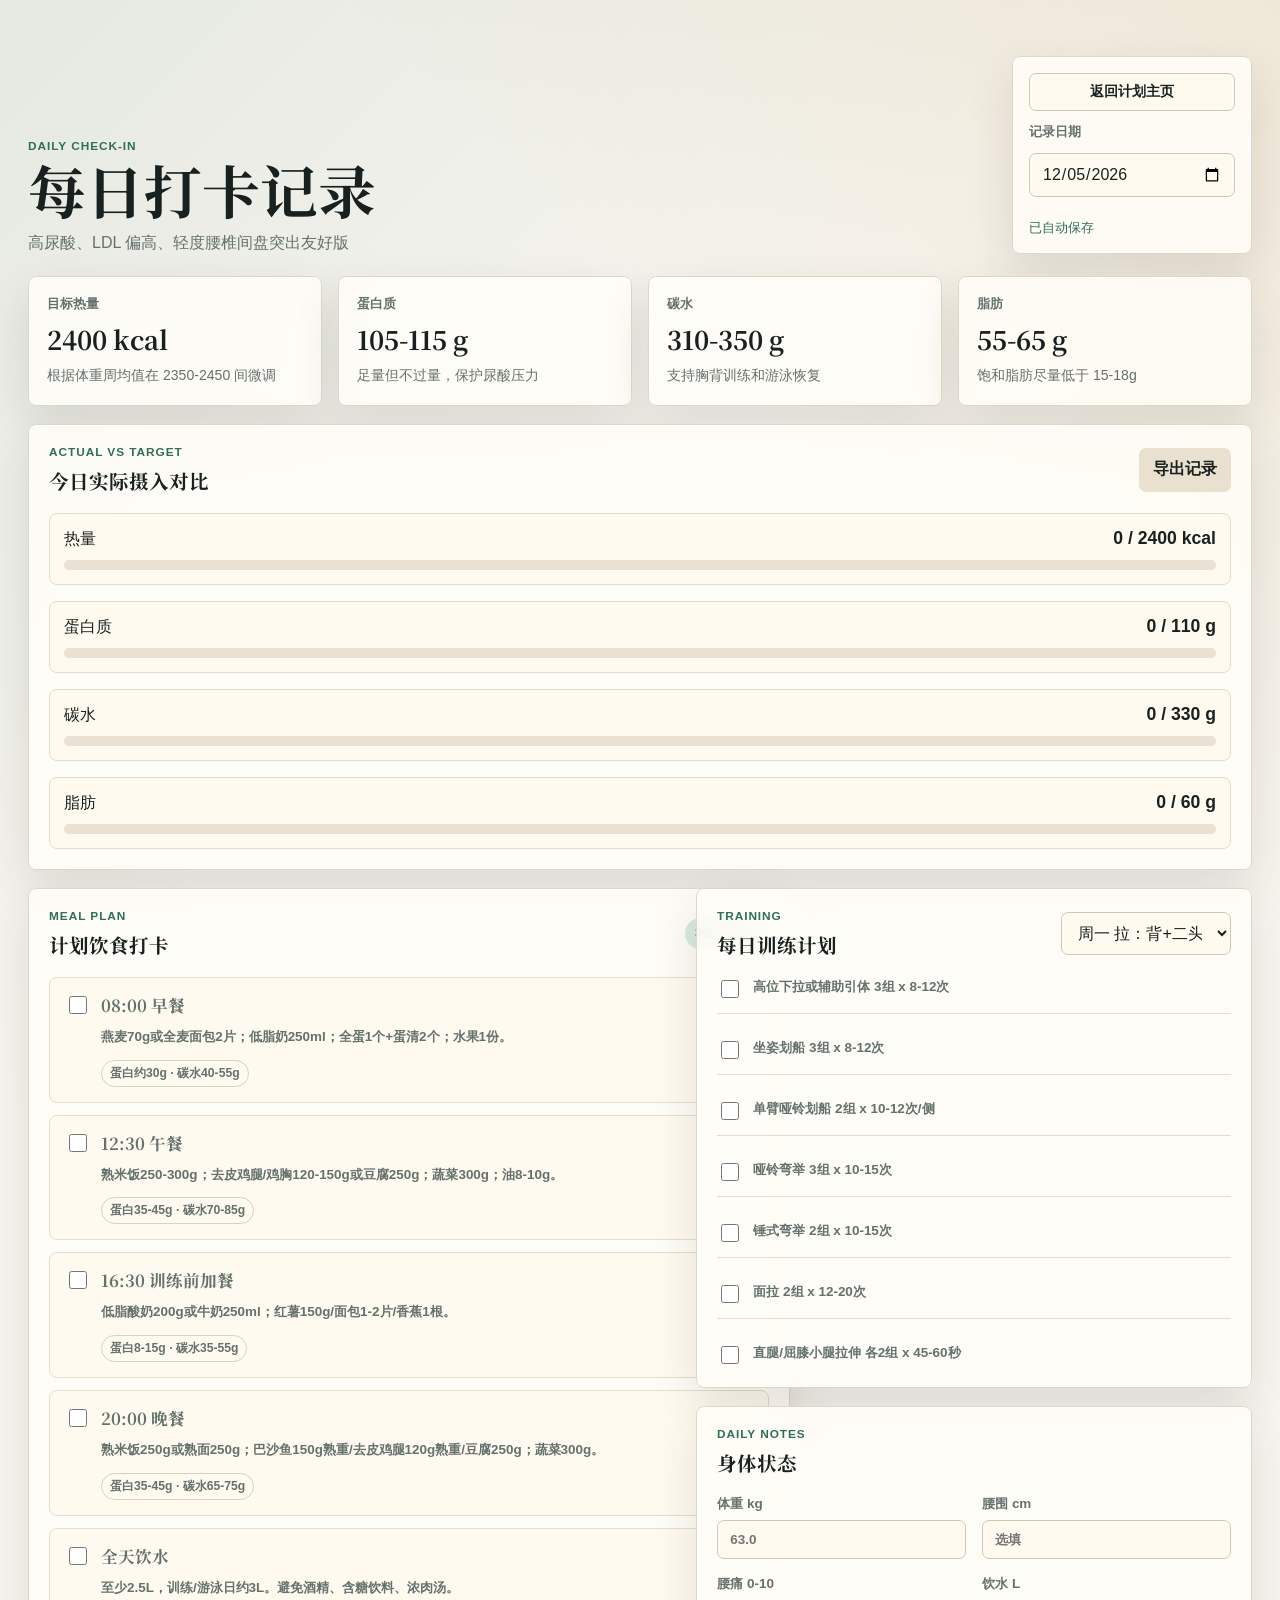
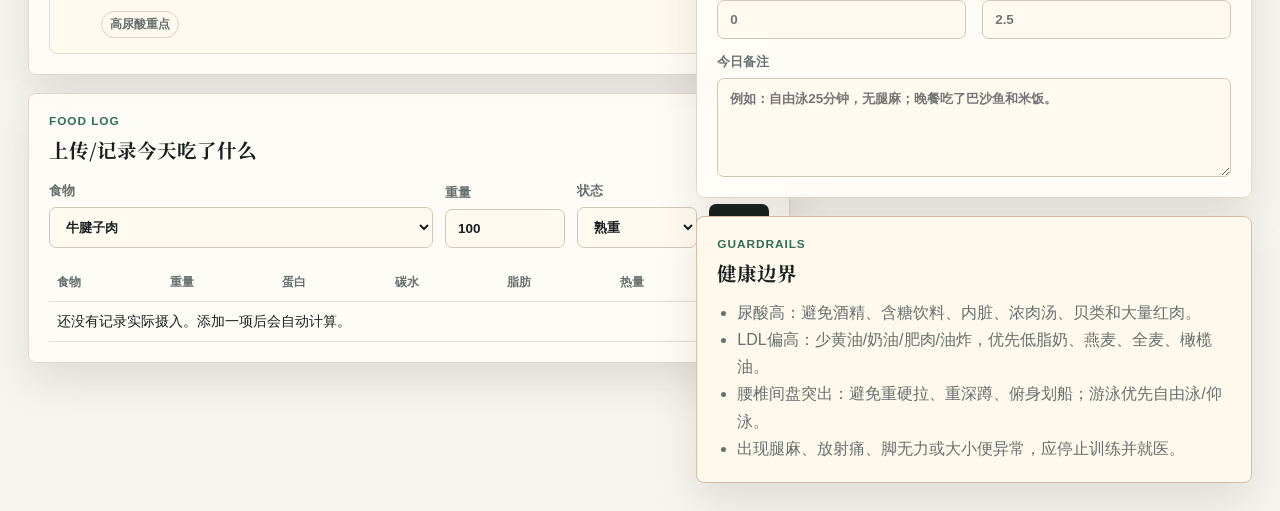
<file: tracker.html>
<!doctype html>
<html lang="zh-CN">
  <head>
    <meta charset="utf-8" />
    <meta name="viewport" content="width=device-width, initial-scale=1" />
    <title>每日打卡记录</title>
    <link rel="preconnect" href="https://fonts.googleapis.com" />
    <link rel="preconnect" href="https://fonts.gstatic.com" crossorigin />
    <link href="https://fonts.googleapis.com/css2?family=Noto+Serif+SC:wght@500;700&family=Source+Han+Sans+SC:wght@400;500;700&display=swap" rel="stylesheet" />
    <link rel="stylesheet" href="styles.css" />
  </head>
  <body>
    <div class="app-shell">
      <header class="topbar">
        <div>
          <p class="eyebrow">Daily check-in</p>
          <h1>每日打卡记录</h1>
          <p class="subtitle">高尿酸、LDL 偏高、轻度腰椎间盘突出友好版</p>
        </div>
        <div class="date-panel tracker-date-panel">
          <a class="secondary-link compact-home-link" href="index.html">返回计划主页</a>
          <label for="entry-date">记录日期</label>
          <input id="entry-date" type="date" />
          <div class="save-state" id="save-state">已自动保存</div>
        </div>
      </header>

      <main>
        <section class="overview-grid" aria-label="今日概览">
          <article class="metric-card">
            <span class="metric-label">目标热量</span>
            <strong>2400 kcal</strong>
            <p>根据体重周均值在 2350-2450 间微调</p>
          </article>
          <article class="metric-card">
            <span class="metric-label">蛋白质</span>
            <strong>105-115 g</strong>
            <p>足量但不过量，保护尿酸压力</p>
          </article>
          <article class="metric-card">
            <span class="metric-label">碳水</span>
            <strong>310-350 g</strong>
            <p>支持胸背训练和游泳恢复</p>
          </article>
          <article class="metric-card">
            <span class="metric-label">脂肪</span>
            <strong>55-65 g</strong>
            <p>饱和脂肪尽量低于 15-18g</p>
          </article>
        </section>

        <section class="panel progress-panel">
          <div class="section-heading">
            <div>
              <p class="eyebrow">Actual vs target</p>
              <h2>今日实际摄入对比</h2>
            </div>
            <button class="ghost-button" id="export-json" type="button">导出记录</button>
          </div>
          <div class="progress-grid" id="macro-progress"></div>
        </section>

        <section class="content-grid">
          <div class="stack">
            <section class="panel">
              <div class="section-heading">
                <div>
                  <p class="eyebrow">Meal plan</p>
                  <h2>计划饮食打卡</h2>
                </div>
                <span class="pill">3餐 + 1加餐</span>
              </div>
              <div class="meal-list" id="meal-list"></div>
            </section>

            <section class="panel">
              <div class="section-heading">
                <div>
                  <p class="eyebrow">Food log</p>
                  <h2>上传/记录今天吃了什么</h2>
                </div>
              </div>
              <form class="food-form" id="food-form">
                <label>
                  食物
                  <select id="food-select"></select>
                </label>
                <label>
                  重量
                  <input id="food-grams" type="number" min="1" step="1" value="100" />
                </label>
                <label>
                  状态
                  <select id="food-state">
                    <option value="cooked">熟重</option>
                    <option value="raw">生重/干重</option>
                  </select>
                </label>
                <button type="submit">添加</button>
              </form>
              <div class="food-table-wrap">
                <table class="food-table">
                  <thead>
                    <tr>
                      <th>食物</th>
                      <th>重量</th>
                      <th>蛋白</th>
                      <th>碳水</th>
                      <th>脂肪</th>
                      <th>热量</th>
                      <th></th>
                    </tr>
                  </thead>
                  <tbody id="food-log"></tbody>
                </table>
              </div>
            </section>
          </div>

          <div class="stack">
            <section class="panel">
              <div class="section-heading">
                <div>
                  <p class="eyebrow">Training</p>
                  <h2>每日训练计划</h2>
                </div>
                <select id="training-day" class="compact-select" aria-label="选择训练日"></select>
              </div>
              <div class="training-list" id="training-list"></div>
            </section>

            <section class="panel">
              <div class="section-heading">
                <div>
                  <p class="eyebrow">Daily notes</p>
                  <h2>身体状态</h2>
                </div>
              </div>
              <div class="notes-grid">
                <label>
                  体重 kg
                  <input id="weight" type="number" min="30" step="0.1" placeholder="63.0" />
                </label>
                <label>
                  腰围 cm
                  <input id="waist" type="number" min="40" step="0.1" placeholder="选填" />
                </label>
                <label>
                  腰痛 0-10
                  <input id="back-pain" type="number" min="0" max="10" step="1" placeholder="0" />
                </label>
                <label>
                  饮水 L
                  <input id="water" type="number" min="0" step="0.1" placeholder="2.5" />
                </label>
              </div>
              <label class="wide-label">
                今日备注
                <textarea id="notes" rows="5" placeholder="例如：自由泳25分钟，无腿麻；晚餐吃了巴沙鱼和米饭。"></textarea>
              </label>
            </section>

            <section class="panel caution-panel">
              <p class="eyebrow">Guardrails</p>
              <h2>健康边界</h2>
              <ul>
                <li>尿酸高：避免酒精、含糖饮料、内脏、浓肉汤、贝类和大量红肉。</li>
                <li>LDL偏高：少黄油/奶油/肥肉/油炸，优先低脂奶、燕麦、全麦、橄榄油。</li>
                <li>腰椎间盘突出：避免重硬拉、重深蹲、俯身划船；游泳优先自由泳/仰泳。</li>
                <li>出现腿麻、放射痛、脚无力或大小便异常，应停止训练并就医。</li>
              </ul>
            </section>
          </div>
        </section>
      </main>
    </div>

    <script src="app.js"></script>
  </body>
</html>
</file>
<file: styles.css>
:root {
  color-scheme: light;
  --ink: #18211f;
  --muted: #65716d;
  --paper: #f7f5ef;
  --panel: #fffdf8;
  --line: #ded8ca;
  --green: #2f6f56;
  --green-soft: #d9eadf;
  --gold: #b9822d;
  --red: #b4533f;
  --blue: #3f6f8f;
  --shadow: 0 18px 45px rgba(50, 45, 32, 0.12);
}

* {
  box-sizing: border-box;
}

body {
  margin: 0;
  color: var(--ink);
  background:
    linear-gradient(135deg, rgba(47, 111, 86, 0.09), transparent 34%),
    linear-gradient(225deg, rgba(185, 130, 45, 0.12), transparent 28%),
    var(--paper);
  font-family: "Source Han Sans SC", "Noto Sans SC", sans-serif;
  min-height: 100vh;
}

button,
input,
select,
textarea {
  font: inherit;
}

.app-shell {
  width: min(1440px, 100%);
  margin: 0 auto;
  padding: 28px;
}

.topbar {
  display: grid;
  grid-template-columns: 1fr auto;
  gap: 24px;
  align-items: end;
  padding: 28px 0 22px;
}

.home-topbar {
  align-items: center;
  min-height: 260px;
}

.eyebrow {
  margin: 0 0 8px;
  color: var(--green);
  font-size: 0.74rem;
  font-weight: 700;
  letter-spacing: 0.08em;
  text-transform: uppercase;
}

h1,
h2,
h3 {
  font-family: "Noto Serif SC", serif;
  letter-spacing: 0;
}

h1 {
  margin: 0;
  font-size: clamp(2.1rem, 4.5vw, 4.6rem);
  line-height: 1;
}

h2 {
  margin: 0;
  font-size: 1.22rem;
}

h3 {
  margin: 0 0 10px;
  font-size: 1.04rem;
}

.subtitle {
  margin: 14px 0 0;
  color: var(--muted);
  font-size: 1rem;
}

.date-panel,
.panel,
.metric-card {
  border: 1px solid var(--line);
  background: rgba(255, 253, 248, 0.88);
  box-shadow: var(--shadow);
  backdrop-filter: blur(18px);
}

.date-panel {
  min-width: 240px;
  padding: 16px;
  border-radius: 8px;
}

.tracker-date-panel {
  display: grid;
  gap: 12px;
}

label {
  display: grid;
  gap: 7px;
  color: var(--muted);
  font-size: 0.84rem;
  font-weight: 700;
}

input,
select,
textarea {
  width: 100%;
  border: 1px solid #cfc7b8;
  border-radius: 7px;
  background: #fffaf0;
  color: var(--ink);
  padding: 11px 12px;
  outline: none;
}

textarea {
  resize: vertical;
}

input:focus,
select:focus,
textarea:focus {
  border-color: var(--green);
  box-shadow: 0 0 0 3px rgba(47, 111, 86, 0.14);
}

.save-state {
  margin-top: 10px;
  color: var(--green);
  font-size: 0.82rem;
}

.overview-grid,
.progress-grid,
.content-grid,
.notes-grid {
  display: grid;
  gap: 16px;
}

.overview-grid {
  grid-template-columns: repeat(4, minmax(0, 1fr));
}

.metric-card,
.panel {
  border-radius: 8px;
}

.metric-card {
  padding: 18px;
}

.metric-label {
  display: block;
  color: var(--muted);
  font-size: 0.82rem;
  font-weight: 700;
}

.metric-card strong {
  display: block;
  margin-top: 8px;
  font-size: 1.6rem;
  font-family: "Noto Serif SC", serif;
}

.metric-card p {
  margin: 8px 0 0;
  color: var(--muted);
  font-size: 0.88rem;
  line-height: 1.55;
}

.panel {
  padding: 20px;
}

.progress-panel {
  margin-top: 18px;
}

.section-heading {
  display: flex;
  justify-content: space-between;
  gap: 14px;
  align-items: center;
  margin-bottom: 18px;
}

.ghost-button,
.food-form button,
.primary-link,
.secondary-link {
  display: inline-flex;
  align-items: center;
  justify-content: center;
  min-height: 44px;
  text-decoration: none;
  border: 0;
  border-radius: 7px;
  background: var(--ink);
  color: #fffdf8;
  padding: 11px 14px;
  font-weight: 700;
  cursor: pointer;
}

.ghost-button {
  background: #e9e0d0;
  color: var(--ink);
}

.ghost-button:hover,
.food-form button:hover,
.primary-link:hover,
.secondary-link:hover {
  filter: brightness(0.96);
}

.secondary-link {
  border: 1px solid #cfc7b8;
  background: #fffaf0;
  color: var(--ink);
}

.home-actions {
  display: flex;
  flex-wrap: wrap;
  gap: 12px;
  justify-content: flex-end;
}

.compact-home-link {
  min-height: 38px;
  padding: 8px 10px;
  font-size: 0.86rem;
}

.link-button {
  white-space: nowrap;
}

.pill {
  white-space: nowrap;
  border-radius: 999px;
  background: var(--green-soft);
  color: var(--green);
  padding: 7px 10px;
  font-size: 0.78rem;
  font-weight: 700;
}

.macro-card {
  border: 1px solid #e2dbcf;
  border-radius: 8px;
  padding: 14px;
  background: #fffaf0;
}

.macro-line {
  display: flex;
  justify-content: space-between;
  align-items: baseline;
  gap: 12px;
  margin-bottom: 10px;
}

.macro-line strong {
  font-size: 1.1rem;
}

.bar {
  position: relative;
  height: 10px;
  overflow: hidden;
  border-radius: 999px;
  background: #e8e1d4;
}

.bar span {
  display: block;
  height: 100%;
  width: var(--value);
  max-width: 140%;
  border-radius: inherit;
  background: var(--bar-color, var(--green));
}

.content-grid {
  grid-template-columns: minmax(0, 1.08fr) minmax(360px, 0.92fr);
  align-items: start;
  margin-top: 18px;
}

.home-grid {
  display: grid;
  grid-template-columns: minmax(0, 1.35fr) minmax(320px, 0.65fr);
  gap: 18px;
  align-items: start;
  margin-top: 18px;
}

.plan-panel {
  min-height: 100%;
}

.meal-card-grid {
  display: grid;
  grid-template-columns: repeat(2, minmax(0, 1fr));
  gap: 14px;
}

.meal-card {
  display: grid;
  gap: 12px;
  overflow: hidden;
  border: 1px solid #e3dccf;
  border-radius: 8px;
  background: #fffaf0;
  padding: 15px;
}

.training-banner img {
  display: block;
  width: 100%;
  height: 100%;
  object-fit: cover;
}

.meal-card span,
.week-grid article > span {
  color: var(--gold);
  font-family: "Noto Serif SC", serif;
  font-weight: 700;
}

.meal-card p,
.week-grid p,
.reference-grid span {
  margin: 0;
  color: var(--muted);
  line-height: 1.65;
}

.meal-card-body {
  display: grid;
  gap: 8px;
}

.food-cell-grid {
  display: grid;
  grid-template-columns: repeat(4, minmax(0, 1fr));
  gap: 9px;
}

.food-cell {
  display: grid;
  gap: 7px;
  min-width: 0;
  margin: 0;
  border: 1px solid #e3dccf;
  border-radius: 7px;
  background: #fffdf8;
  padding: 7px;
}

.food-cell img {
  display: block;
  width: 100%;
  aspect-ratio: 1 / 0.78;
  border-radius: 5px;
  object-fit: cover;
  background: #ece4d6;
}

.food-cell figcaption {
  color: var(--ink);
  font-size: 0.78rem;
  font-weight: 700;
  line-height: 1.35;
  text-align: center;
}

.food-reference,
.training-home,
.bottom-cta,
.video-library {
  margin-top: 18px;
}

.reference-grid,
.week-grid {
  display: grid;
  grid-template-columns: repeat(4, minmax(0, 1fr));
  gap: 12px;
}

.reference-grid article,
.week-grid article {
  border: 1px solid #e3dccf;
  border-radius: 8px;
  background: #fffaf0;
  padding: 14px;
}

.reference-grid article {
  min-height: 104px;
}

.reference-grid strong {
  display: block;
  margin-bottom: 6px;
}

.week-grid {
  grid-template-columns: repeat(3, minmax(0, 1fr));
}

.week-grid article p {
  font-size: 0.88rem;
}

.training-rules {
  display: grid;
  gap: 8px;
  margin-top: 14px;
  border: 1px solid #d7bda1;
  border-radius: 8px;
  background: #fff8ed;
  padding: 14px;
}

.training-rules strong {
  color: var(--ink);
}

.training-rules span {
  color: var(--muted);
  line-height: 1.65;
}

.training-banner {
  display: grid;
  grid-template-columns: 1.2fr 0.8fr;
  gap: 12px;
  margin-bottom: 14px;
}

.training-banner img {
  height: 210px;
  border: 1px solid #e3dccf;
  border-radius: 8px;
}

.bottom-cta {
  display: flex;
  align-items: center;
  justify-content: space-between;
  gap: 18px;
  border: 1px solid var(--line);
  border-radius: 8px;
  background: #18211f;
  color: #fffdf8;
  padding: 20px;
}

.bottom-cta .eyebrow {
  color: #a9d1bb;
}

.bottom-cta h2 {
  margin: 0;
}

.bottom-cta .primary-link {
  background: #fffdf8;
  color: var(--ink);
}

.video-grid {
  display: grid;
  grid-template-columns: repeat(3, minmax(0, 1fr));
  gap: 12px;
}

.video-card {
  display: grid;
  gap: 9px;
  min-height: 210px;
  border: 1px solid #e3dccf;
  border-radius: 8px;
  background: #fffaf0;
  padding: 15px;
}

.video-card span {
  color: var(--gold);
  font-size: 0.78rem;
  font-weight: 800;
}

.video-card p {
  margin: 0;
  color: var(--muted);
  line-height: 1.58;
}

.video-card a {
  align-self: end;
  color: var(--green);
  font-weight: 800;
  text-decoration: none;
  border-top: 1px solid #e3dccf;
  padding-top: 10px;
}

.video-card a:hover {
  text-decoration: underline;
}

.stack {
  display: grid;
  gap: 18px;
}

.meal-list,
.training-list {
  display: grid;
  gap: 12px;
}

.check-card {
  border: 1px solid #e3dccf;
  border-radius: 8px;
  background: #fffaf0;
  padding: 15px;
}

.check-row {
  display: grid;
  grid-template-columns: auto 1fr;
  gap: 11px;
  align-items: start;
}

.check-row input {
  width: 18px;
  height: 18px;
  margin-top: 3px;
  accent-color: var(--green);
}

.check-card p,
.training-item p {
  margin: 0;
  color: var(--muted);
  line-height: 1.55;
}

.meal-meta,
.training-meta {
  display: flex;
  flex-wrap: wrap;
  gap: 7px;
  margin-top: 12px;
}

.meal-meta span,
.training-meta span {
  border: 1px solid #d8d0c1;
  border-radius: 999px;
  color: var(--muted);
  padding: 4px 8px;
  font-size: 0.76rem;
  font-weight: 700;
}

.food-form {
  display: grid;
  grid-template-columns: minmax(180px, 1fr) 120px 120px auto;
  gap: 12px;
  align-items: end;
}

.food-table-wrap {
  width: 100%;
  overflow-x: auto;
  margin-top: 16px;
}

.food-table {
  width: 100%;
  min-width: 720px;
  border-collapse: collapse;
  font-size: 0.9rem;
}

.food-table th,
.food-table td {
  border-bottom: 1px solid #e2dbcf;
  padding: 10px 8px;
  text-align: left;
}

.food-table th {
  color: var(--muted);
  font-size: 0.78rem;
}

.delete-button {
  border: 0;
  border-radius: 6px;
  background: #f0d8d0;
  color: var(--red);
  cursor: pointer;
  padding: 6px 9px;
  font-weight: 700;
}

.compact-select {
  max-width: 170px;
}

.training-item {
  border-bottom: 1px solid #e3dccf;
  padding: 12px 0;
}

.training-item:first-child {
  padding-top: 0;
}

.training-item:last-child {
  border-bottom: 0;
  padding-bottom: 0;
}

.notes-grid {
  grid-template-columns: repeat(2, minmax(0, 1fr));
}

.wide-label {
  margin-top: 14px;
}

.caution-panel {
  border-color: #d7bda1;
  background: #fff8ed;
}

.caution-panel ul {
  margin: 12px 0 0;
  padding-left: 20px;
  color: var(--muted);
  line-height: 1.7;
}

@media (max-width: 980px) {
  .topbar,
  .content-grid,
  .overview-grid,
  .home-grid {
    grid-template-columns: 1fr;
  }

  .date-panel {
    min-width: 0;
  }

  .food-form {
    grid-template-columns: 1fr 1fr;
  }

  .reference-grid,
  .week-grid,
  .video-grid {
    grid-template-columns: repeat(2, minmax(0, 1fr));
  }

  .food-form button {
    grid-column: 1 / -1;
  }
}

@media (max-width: 620px) {
  .app-shell {
    padding: 18px 12px;
  }

  .topbar {
    padding-top: 12px;
  }

  .section-heading {
    align-items: flex-start;
    flex-direction: column;
  }

  .progress-grid,
  .notes-grid,
  .food-form,
  .reference-grid,
  .week-grid,
  .video-grid {
    grid-template-columns: 1fr;
  }

  .home-actions,
  .bottom-cta {
    align-items: stretch;
    flex-direction: column;
  }

  .compact-select {
    max-width: 100%;
  }

  .meal-card-grid,
  .training-banner {
    grid-template-columns: 1fr;
  }

  .food-cell-grid {
    grid-template-columns: repeat(2, minmax(0, 1fr));
  }
}
</file>
